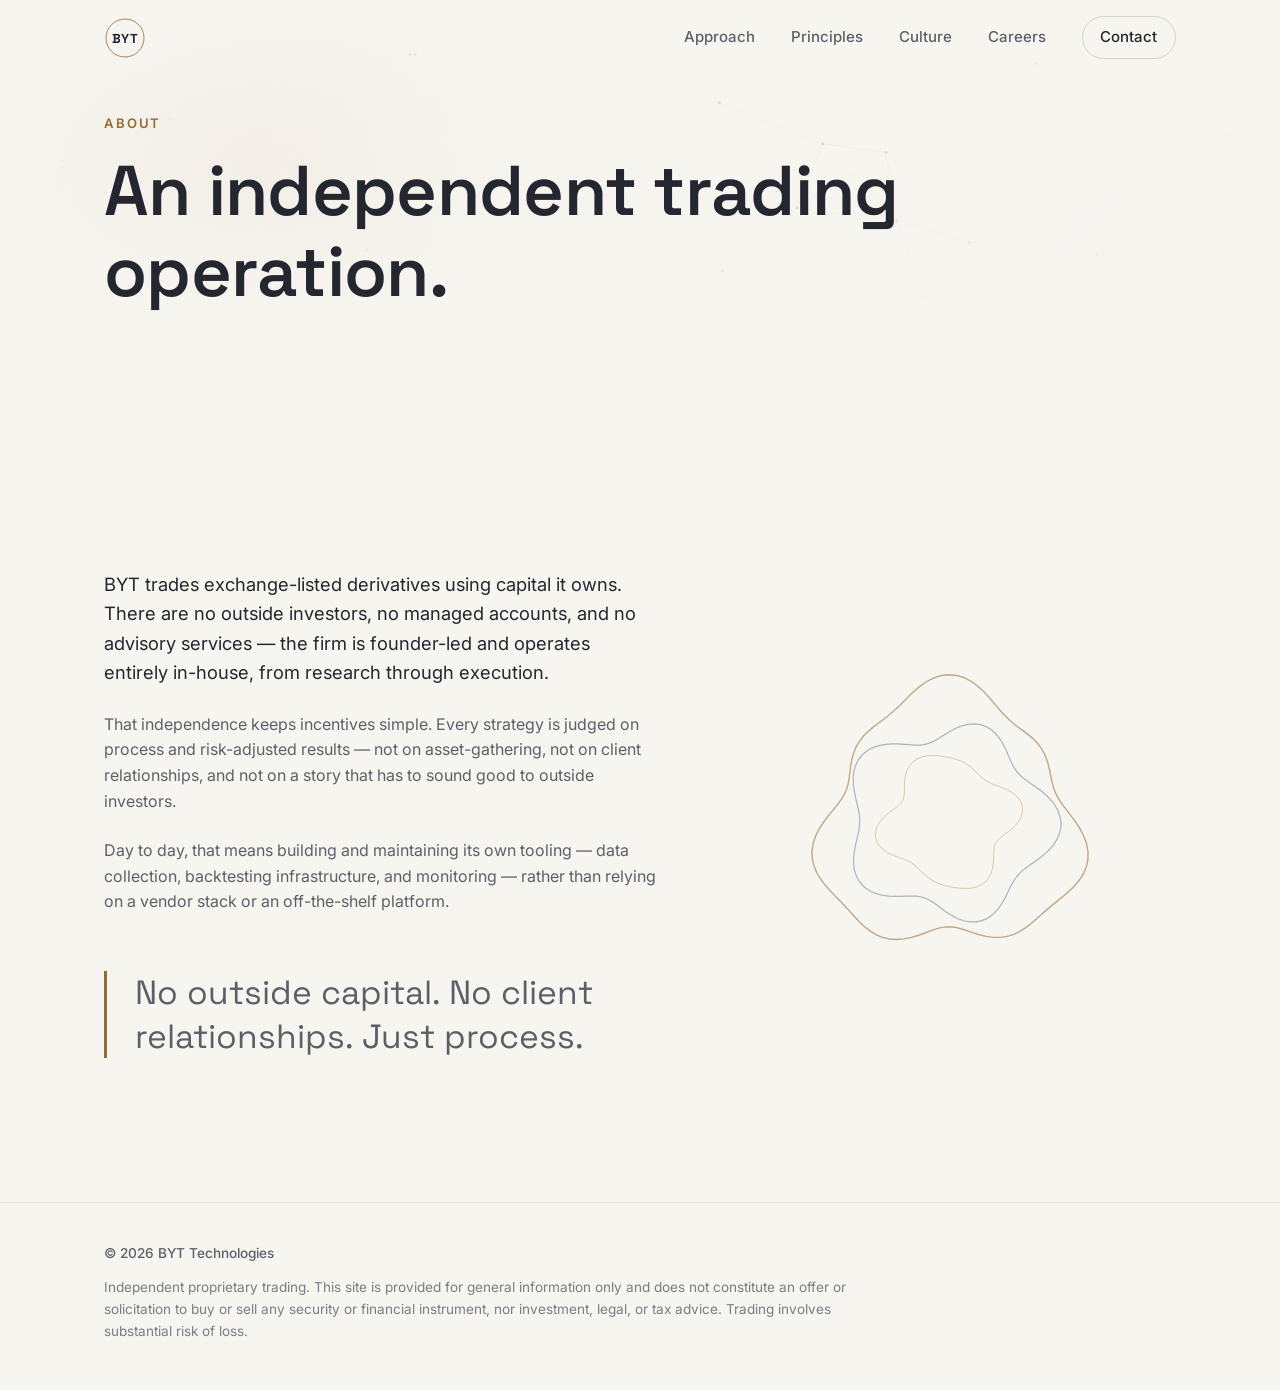
<file: index.html>
<!DOCTYPE html>
<html lang="en">
<head>
<meta charset="UTF-8">
<meta name="viewport" content="width=device-width, initial-scale=1.0">
<title>BYT — Independent Proprietary Trading</title>
<meta name="description" content="BYT is an independent, founder-led proprietary trading operation. Systematic strategies, rigorous research, and disciplined risk management — trading our own capital.">
<meta name="theme-color" content="#f7f5f0">

<meta property="og:type" content="website">
<meta property="og:title" content="BYT — Independent Proprietary Trading">
<meta property="og:description" content="An independent, founder-led proprietary trading operation. Systematic strategies, rigorous research, disciplined risk management.">
<meta property="og:url" content="https://bytechnologies.dev/">
<meta name="twitter:card" content="summary">
<meta name="twitter:title" content="BYT — Independent Proprietary Trading">
<meta name="twitter:description" content="An independent, founder-led proprietary trading operation.">

<link rel="icon" type="image/svg+xml" href="favicon.svg">
<link rel="preconnect" href="https://fonts.googleapis.com">
<link rel="preconnect" href="https://fonts.gstatic.com" crossorigin>
<link href="https://fonts.googleapis.com/css2?family=Space+Grotesk:wght@500;600;700&family=Inter:wght@400;500;600&display=swap" rel="stylesheet">
<link rel="stylesheet" href="css/style.css">

<script type="application/ld+json">
{
  "@context": "https://schema.org",
  "@type": "Organization",
  "name": "BYT",
  "url": "https://bytechnologies.dev/",
  "email": "contact@bytechnologies.dev",
  "description": "Independent, founder-led proprietary trading operation."
}
</script>
</head>
<body>

<a class="skip-link" href="#main">Skip to content</a>

<header class="site-header" id="site-header">
  <div class="container header-inner">
    <a href="index.html" class="logo" aria-label="BYT — home">
      <svg class="logo-mark" viewBox="0 0 84 84" aria-hidden="true">
        <circle cx="42" cy="42" r="38"/>
        <text x="42" y="52" text-anchor="middle">BYT</text>
      </svg>
    </a>
    <nav class="nav" id="nav">
      <a href="approach.html">Approach</a>
      <a href="principles.html">Principles</a>
      <a href="culture.html">Culture</a>
      <a href="careers.html">Careers</a>
      <a href="contact.html" class="nav-cta">Contact</a>
    </nav>
    <button class="nav-toggle" id="nav-toggle" aria-label="Toggle menu" aria-expanded="false" aria-controls="nav">
      <span></span><span></span><span></span>
    </button>
  </div>
</header>

<main id="main">

  <section class="hero page-hero">
    <div class="hero-mesh" aria-hidden="true"><span></span><span></span><span></span></div>
    <canvas id="network" aria-hidden="true"></canvas>
    <div class="hero-scrim" aria-hidden="true"></div>
    <div class="container hero-inner">
      <p class="eyebrow reveal">About</p>
      <h1 data-split>An independent trading operation.</h1>
    </div>
  </section>

  <section class="section">
    <div class="container about-split">
      <div class="about-copy">
        <p class="lede reveal">
          BYT trades exchange-listed derivatives using capital it owns. There are no
          outside investors, no managed accounts, and no advisory services — the firm
          is founder-led and operates entirely in-house, from research through execution.
        </p>
        <p class="reveal">
          That independence keeps incentives simple. Every strategy is judged on process
          and risk-adjusted results — not on asset-gathering, not on client relationships,
          and not on a story that has to sound good to outside investors.
        </p>
        <p class="reveal">
          Day to day, that means building and maintaining its own tooling — data collection,
          backtesting infrastructure, and monitoring — rather than relying on a vendor stack
          or an off-the-shelf platform.
        </p>
        <p class="pull-quote reveal">No outside capital. No client relationships. Just process.</p>
      </div>
      <div class="signal-visual reveal" aria-hidden="true">
        <canvas id="signal"></canvas>
      </div>
    </div>
  </section>

</main>

<footer class="site-footer">
  <div class="container footer-inner">
    <span>© <span id="year"></span> BYT Technologies</span>
    <p class="disclaimer">
      Independent proprietary trading. This site is provided for general information only and
      does not constitute an offer or solicitation to buy or sell any security or financial
      instrument, nor investment, legal, or tax advice. Trading involves substantial risk of loss.
    </p>
  </div>
</footer>

<script src="js/main.js"></script>
</body>
</html>
</file>
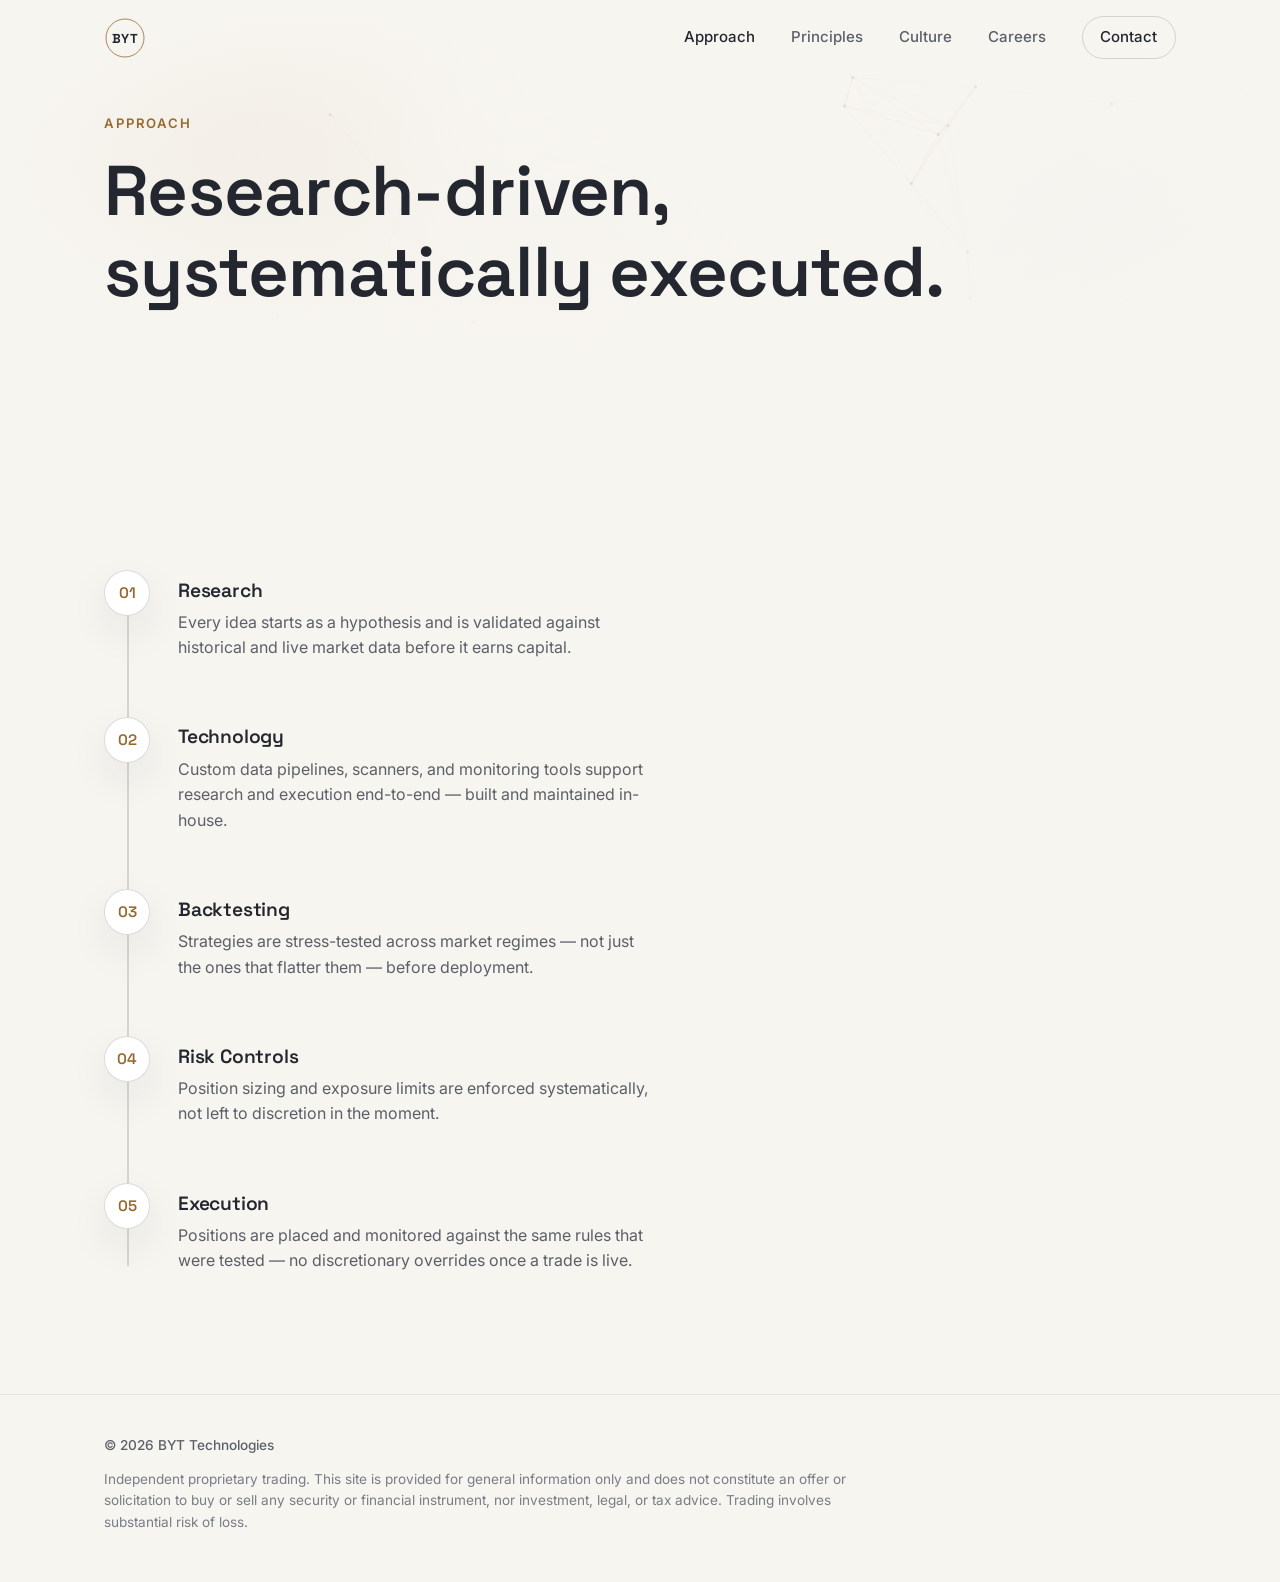
<file: approach.html>
<!DOCTYPE html>
<html lang="en">
<head>
<meta charset="UTF-8">
<meta name="viewport" content="width=device-width, initial-scale=1.0">
<title>Approach — BYT</title>
<meta name="description" content="Research-driven, systematically executed: how BYT moves from hypothesis to research, technology, backtesting, risk controls, and execution.">
<meta name="theme-color" content="#f7f5f0">
<link rel="icon" type="image/svg+xml" href="favicon.svg">
<link rel="preconnect" href="https://fonts.googleapis.com">
<link rel="preconnect" href="https://fonts.gstatic.com" crossorigin>
<link href="https://fonts.googleapis.com/css2?family=Space+Grotesk:wght@500;600;700&family=Inter:wght@400;500;600&display=swap" rel="stylesheet">
<link rel="stylesheet" href="css/style.css">
</head>
<body>

<a class="skip-link" href="#main">Skip to content</a>

<header class="site-header" id="site-header">
  <div class="container header-inner">
    <a href="index.html" class="logo" aria-label="BYT — home">
      <svg class="logo-mark" viewBox="0 0 84 84" aria-hidden="true">
        <circle cx="42" cy="42" r="38"/>
        <text x="42" y="52" text-anchor="middle">BYT</text>
      </svg>
    </a>
    <nav class="nav" id="nav">
      <a href="approach.html" aria-current="page">Approach</a>
      <a href="principles.html">Principles</a>
      <a href="culture.html">Culture</a>
      <a href="careers.html">Careers</a>
      <a href="contact.html" class="nav-cta">Contact</a>
    </nav>
    <button class="nav-toggle" id="nav-toggle" aria-label="Toggle menu" aria-expanded="false" aria-controls="nav">
      <span></span><span></span><span></span>
    </button>
  </div>
</header>

<main id="main">

  <section class="hero page-hero">
    <div class="hero-mesh" aria-hidden="true"><span></span><span></span><span></span></div>
    <canvas id="network" aria-hidden="true"></canvas>
    <div class="hero-scrim" aria-hidden="true"></div>
    <div class="container hero-inner">
      <p class="eyebrow reveal">Approach</p>
      <h1 data-split>Research-driven, systematically executed.</h1>
    </div>
  </section>

  <section class="section">
    <div class="container">
      <div class="pipeline">
        <div class="pipeline-line" aria-hidden="true"></div>

        <div class="pipeline-node reveal">
          <span class="pipeline-marker">01</span>
          <div>
            <h3>Research</h3>
            <p>Every idea starts as a hypothesis and is validated against historical and live market data before it earns capital.</p>
          </div>
        </div>

        <div class="pipeline-node reveal">
          <span class="pipeline-marker">02</span>
          <div>
            <h3>Technology</h3>
            <p>Custom data pipelines, scanners, and monitoring tools support research and execution end-to-end — built and maintained in-house.</p>
          </div>
        </div>

        <div class="pipeline-node reveal">
          <span class="pipeline-marker">03</span>
          <div>
            <h3>Backtesting</h3>
            <p>Strategies are stress-tested across market regimes — not just the ones that flatter them — before deployment.</p>
          </div>
        </div>

        <div class="pipeline-node reveal">
          <span class="pipeline-marker">04</span>
          <div>
            <h3>Risk Controls</h3>
            <p>Position sizing and exposure limits are enforced systematically, not left to discretion in the moment.</p>
          </div>
        </div>

        <div class="pipeline-node reveal">
          <span class="pipeline-marker">05</span>
          <div>
            <h3>Execution</h3>
            <p>Positions are placed and monitored against the same rules that were tested — no discretionary overrides once a trade is live.</p>
          </div>
        </div>
      </div>
    </div>
  </section>

</main>

<footer class="site-footer">
  <div class="container footer-inner">
    <span>© <span id="year"></span> BYT Technologies</span>
    <p class="disclaimer">
      Independent proprietary trading. This site is provided for general information only and
      does not constitute an offer or solicitation to buy or sell any security or financial
      instrument, nor investment, legal, or tax advice. Trading involves substantial risk of loss.
    </p>
  </div>
</footer>


<script src="js/main.js"></script>
</body>
</html>
</file>
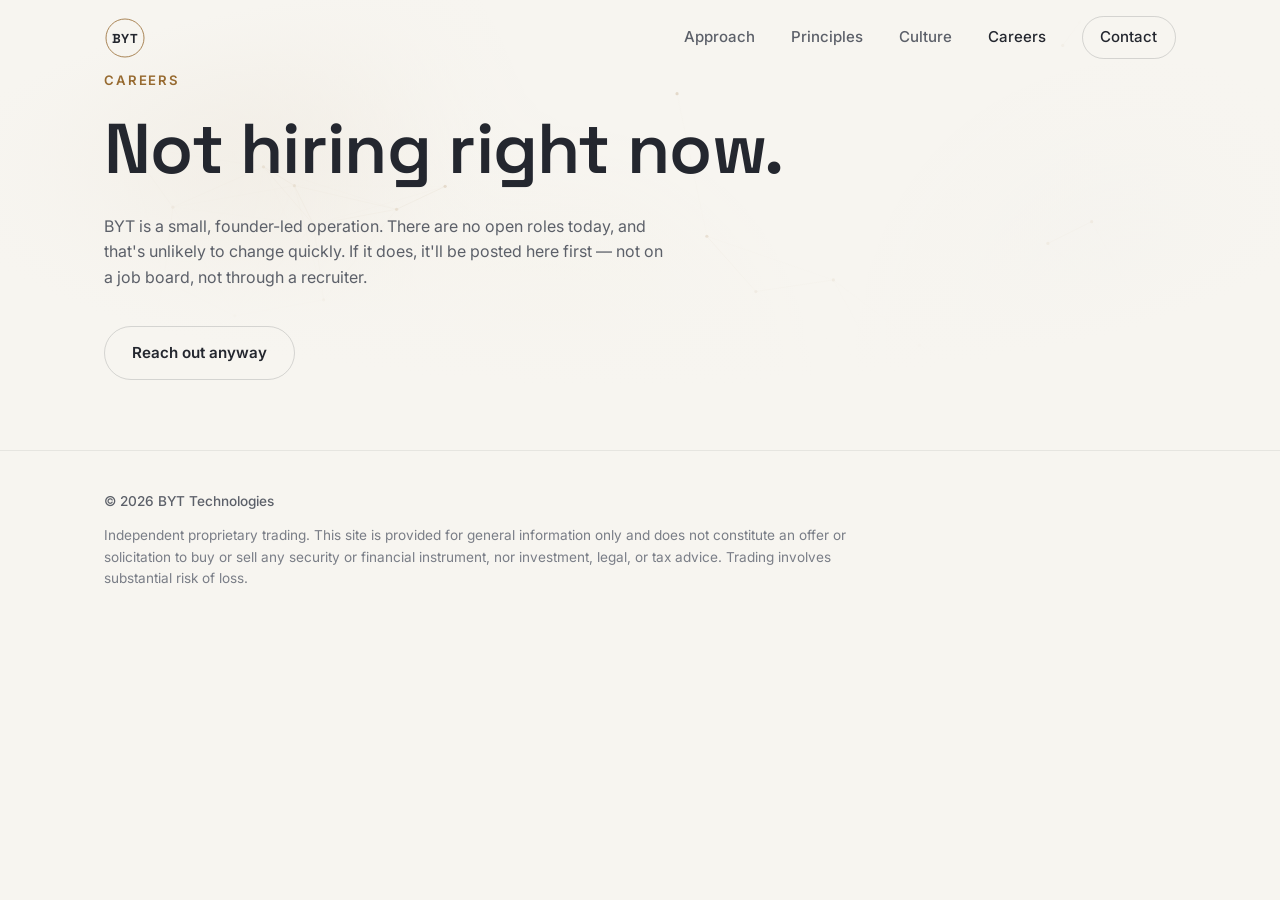
<file: careers.html>
<!DOCTYPE html>
<html lang="en">
<head>
<meta charset="UTF-8">
<meta name="viewport" content="width=device-width, initial-scale=1.0">
<title>Careers — BYT</title>
<meta name="description" content="BYT is not currently hiring. It's a small, founder-led operation, and that's unlikely to change quickly.">
<meta name="theme-color" content="#f7f5f0">
<link rel="icon" type="image/svg+xml" href="favicon.svg">
<link rel="preconnect" href="https://fonts.googleapis.com">
<link rel="preconnect" href="https://fonts.gstatic.com" crossorigin>
<link href="https://fonts.googleapis.com/css2?family=Space+Grotesk:wght@500;600;700&family=Inter:wght@400;500;600&display=swap" rel="stylesheet">
<link rel="stylesheet" href="css/style.css">
</head>
<body>

<a class="skip-link" href="#main">Skip to content</a>

<header class="site-header" id="site-header">
  <div class="container header-inner">
    <a href="index.html" class="logo" aria-label="BYT — home">
      <svg class="logo-mark" viewBox="0 0 84 84" aria-hidden="true">
        <circle cx="42" cy="42" r="38"/>
        <text x="42" y="52" text-anchor="middle">BYT</text>
      </svg>
    </a>
    <nav class="nav" id="nav">
      <a href="approach.html">Approach</a>
      <a href="principles.html">Principles</a>
      <a href="culture.html">Culture</a>
      <a href="careers.html" aria-current="page">Careers</a>
      <a href="contact.html" class="nav-cta">Contact</a>
    </nav>
    <button class="nav-toggle" id="nav-toggle" aria-label="Toggle menu" aria-expanded="false" aria-controls="nav">
      <span></span><span></span><span></span>
    </button>
  </div>
</header>

<main id="main">

  <section class="hero page-hero">
    <div class="hero-mesh" aria-hidden="true"><span></span><span></span><span></span></div>
    <canvas id="network" aria-hidden="true"></canvas>
    <div class="hero-scrim" aria-hidden="true"></div>
    <div class="container hero-inner">
      <p class="eyebrow reveal">Careers</p>
      <h1 data-split>Not hiring right now.</h1>
      <p class="reveal contact-sub">
        BYT is a small, founder-led operation. There are no open roles today, and that's
        unlikely to change quickly. If it does, it'll be posted here first — not on a job
        board, not through a recruiter.
      </p>
      <a href="mailto:contact@bytechnologies.dev" class="btn btn-ghost reveal">Reach out anyway</a>
    </div>
  </section>

</main>

<footer class="site-footer">
  <div class="container footer-inner">
    <span>© <span id="year"></span> BYT Technologies</span>
    <p class="disclaimer">
      Independent proprietary trading. This site is provided for general information only and
      does not constitute an offer or solicitation to buy or sell any security or financial
      instrument, nor investment, legal, or tax advice. Trading involves substantial risk of loss.
    </p>
  </div>
</footer>

<script src="js/main.js"></script>
</body>
</html>
</file>
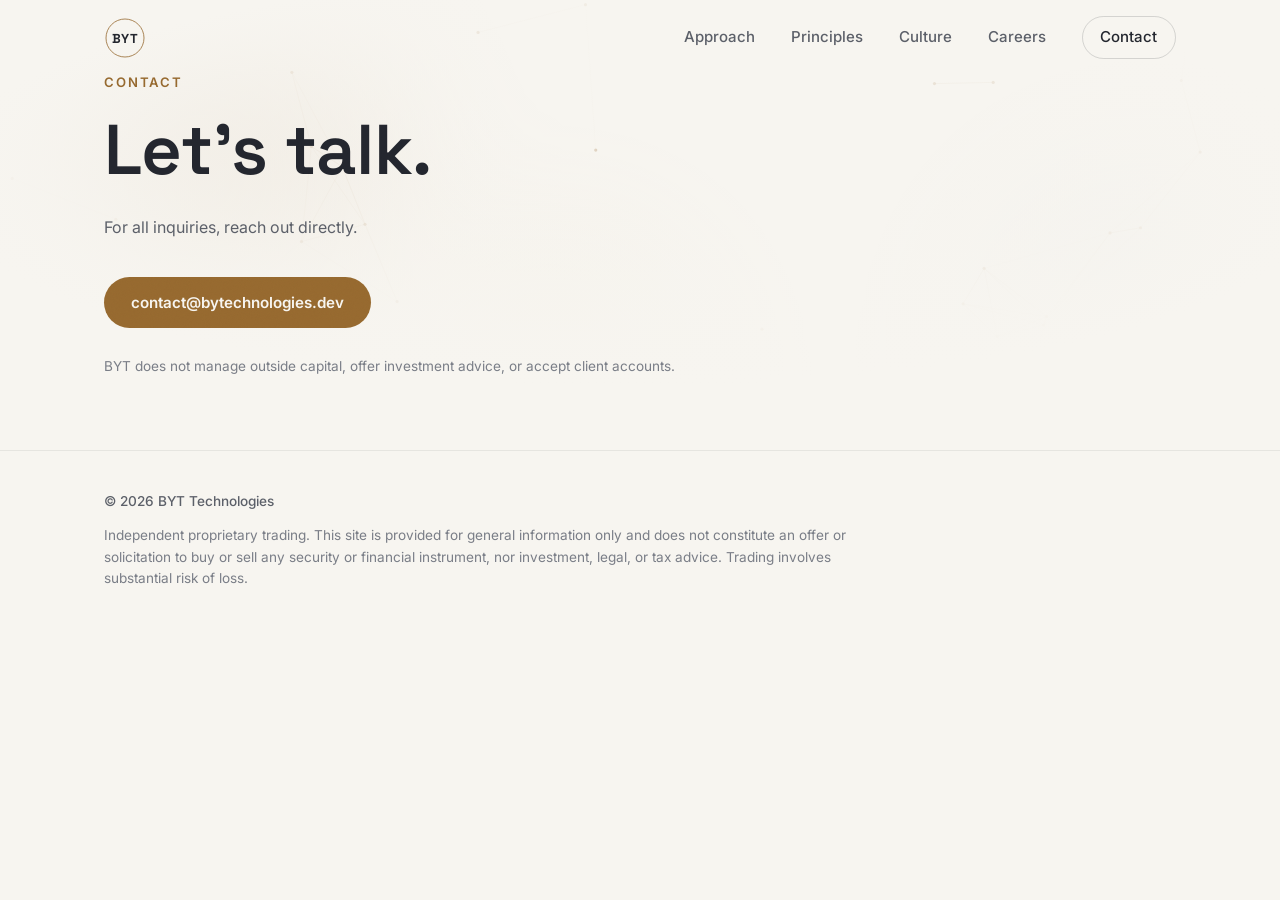
<file: contact.html>
<!DOCTYPE html>
<html lang="en">
<head>
<meta charset="UTF-8">
<meta name="viewport" content="width=device-width, initial-scale=1.0">
<title>Contact — BYT</title>
<meta name="description" content="Get in touch with BYT.">
<meta name="theme-color" content="#f7f5f0">
<link rel="icon" type="image/svg+xml" href="favicon.svg">
<link rel="preconnect" href="https://fonts.googleapis.com">
<link rel="preconnect" href="https://fonts.gstatic.com" crossorigin>
<link href="https://fonts.googleapis.com/css2?family=Space+Grotesk:wght@500;600;700&family=Inter:wght@400;500;600&display=swap" rel="stylesheet">
<link rel="stylesheet" href="css/style.css">
</head>
<body>

<a class="skip-link" href="#main">Skip to content</a>

<header class="site-header" id="site-header">
  <div class="container header-inner">
    <a href="index.html" class="logo" aria-label="BYT — home">
      <svg class="logo-mark" viewBox="0 0 84 84" aria-hidden="true">
        <circle cx="42" cy="42" r="38"/>
        <text x="42" y="52" text-anchor="middle">BYT</text>
      </svg>
    </a>
    <nav class="nav" id="nav">
      <a href="approach.html">Approach</a>
      <a href="principles.html">Principles</a>
      <a href="culture.html">Culture</a>
      <a href="careers.html">Careers</a>
      <a href="contact.html" class="nav-cta" aria-current="page">Contact</a>
    </nav>
    <button class="nav-toggle" id="nav-toggle" aria-label="Toggle menu" aria-expanded="false" aria-controls="nav">
      <span></span><span></span><span></span>
    </button>
  </div>
</header>

<main id="main">

  <section class="hero page-hero">
    <div class="hero-mesh" aria-hidden="true"><span></span><span></span><span></span></div>
    <canvas id="network" aria-hidden="true"></canvas>
    <div class="hero-scrim" aria-hidden="true"></div>
    <div class="container hero-inner">
      <p class="eyebrow reveal">Contact</p>
      <h1 data-split>Let's talk.</h1>
      <p class="reveal contact-sub">For all inquiries, reach out directly.</p>
      <a href="mailto:contact@bytechnologies.dev" class="btn btn-primary reveal">contact@bytechnologies.dev</a>
      <p class="fine-print reveal">BYT does not manage outside capital, offer investment advice, or accept client accounts.</p>
    </div>
  </section>

</main>

<footer class="site-footer">
  <div class="container footer-inner">
    <span>© <span id="year"></span> BYT Technologies</span>
    <p class="disclaimer">
      Independent proprietary trading. This site is provided for general information only and
      does not constitute an offer or solicitation to buy or sell any security or financial
      instrument, nor investment, legal, or tax advice. Trading involves substantial risk of loss.
    </p>
  </div>
</footer>


<script src="js/main.js"></script>
</body>
</html>
</file>
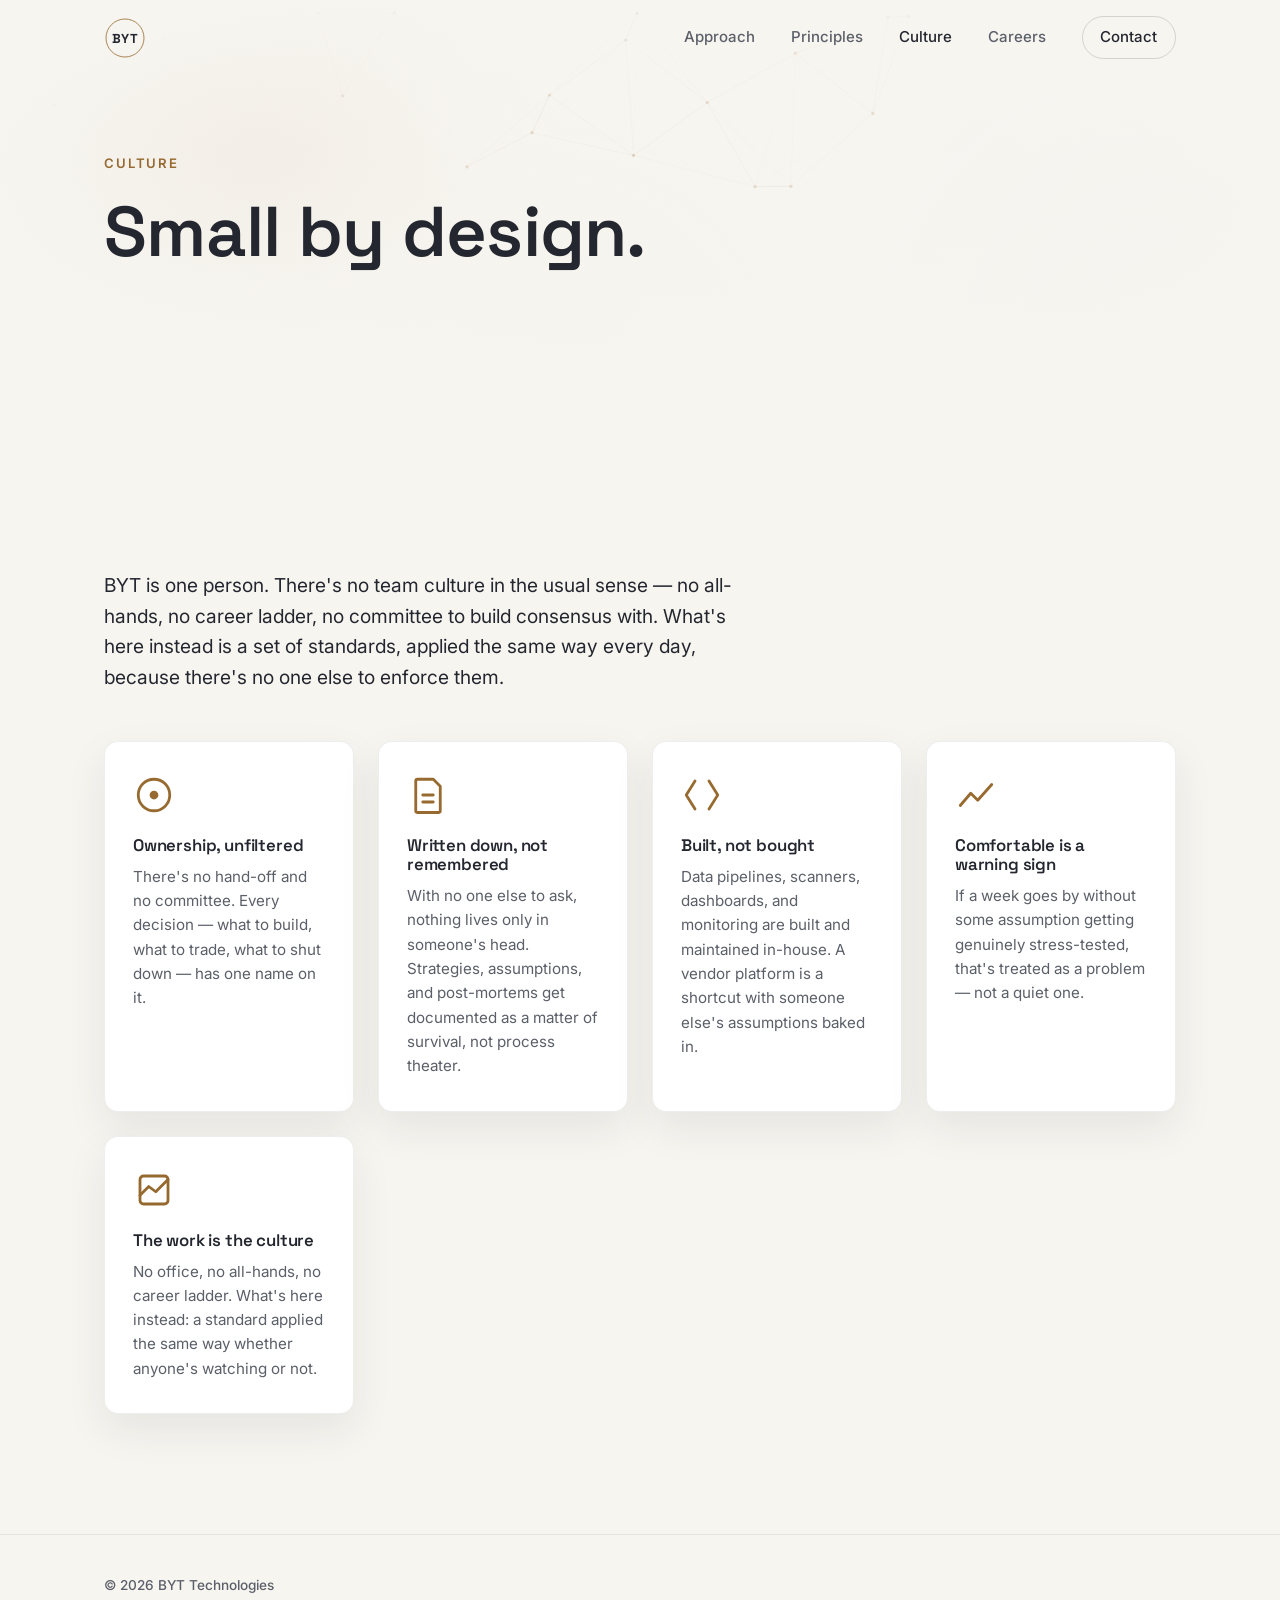
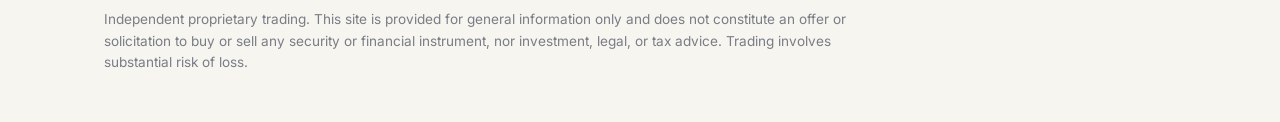
<file: culture.html>
<!DOCTYPE html>
<html lang="en">
<head>
<meta charset="UTF-8">
<meta name="viewport" content="width=device-width, initial-scale=1.0">
<title>Culture — BYT</title>
<meta name="description" content="BYT is one person. No team culture in the usual sense — a set of standards applied the same way every day, because there's no one else to enforce them.">
<meta name="theme-color" content="#f7f5f0">
<link rel="icon" type="image/svg+xml" href="favicon.svg">
<link rel="preconnect" href="https://fonts.googleapis.com">
<link rel="preconnect" href="https://fonts.gstatic.com" crossorigin>
<link href="https://fonts.googleapis.com/css2?family=Space+Grotesk:wght@500;600;700&family=Inter:wght@400;500;600&display=swap" rel="stylesheet">
<link rel="stylesheet" href="css/style.css">
</head>
<body>

<a class="skip-link" href="#main">Skip to content</a>

<header class="site-header" id="site-header">
  <div class="container header-inner">
    <a href="index.html" class="logo" aria-label="BYT — home">
      <svg class="logo-mark" viewBox="0 0 84 84" aria-hidden="true">
        <circle cx="42" cy="42" r="38"/>
        <text x="42" y="52" text-anchor="middle">BYT</text>
      </svg>
    </a>
    <nav class="nav" id="nav">
      <a href="approach.html">Approach</a>
      <a href="principles.html">Principles</a>
      <a href="culture.html" aria-current="page">Culture</a>
      <a href="careers.html">Careers</a>
      <a href="contact.html" class="nav-cta">Contact</a>
    </nav>
    <button class="nav-toggle" id="nav-toggle" aria-label="Toggle menu" aria-expanded="false" aria-controls="nav">
      <span></span><span></span><span></span>
    </button>
  </div>
</header>

<main id="main">

  <section class="hero page-hero">
    <div class="hero-mesh" aria-hidden="true"><span></span><span></span><span></span></div>
    <canvas id="network" aria-hidden="true"></canvas>
    <div class="hero-scrim" aria-hidden="true"></div>
    <div class="container hero-inner">
      <p class="eyebrow reveal">Culture</p>
      <h1 data-split>Small by design.</h1>
    </div>
  </section>

  <section class="section" style="padding-bottom: 3rem;">
    <div class="container">
      <p class="teaser-lede reveal">
        BYT is one person. There's no team culture in the usual sense — no all-hands, no
        career ladder, no committee to build consensus with. What's here instead is a set
        of standards, applied the same way every day, because there's no one else to
        enforce them.
      </p>
    </div>
  </section>

  <section class="section" style="padding-top: 0;">
    <div class="container">
      <div class="card-grid">

        <div class="card reveal">
          <div class="card-icon" aria-hidden="true">
            <svg viewBox="0 0 24 24" fill="none"><circle cx="12" cy="12" r="9" stroke="currentColor" stroke-width="1.6"/><circle cx="12" cy="12" r="2.5" fill="currentColor"/></svg>
          </div>
          <h3>Ownership, unfiltered</h3>
          <p>There's no hand-off and no committee. Every decision — what to build, what to trade, what to shut down — has one name on it.</p>
        </div>

        <div class="card reveal">
          <div class="card-icon" aria-hidden="true">
            <svg viewBox="0 0 24 24" fill="none"><path d="M6 3h9l4 4v14a1 1 0 01-1 1H6a1 1 0 01-1-1V4a1 1 0 011-1z" stroke="currentColor" stroke-width="1.6" stroke-linejoin="round"/><path d="M9 12h6M9 16h6" stroke="currentColor" stroke-width="1.6" stroke-linecap="round"/></svg>
          </div>
          <h3>Written down, not remembered</h3>
          <p>With no one else to ask, nothing lives only in someone's head. Strategies, assumptions, and post-mortems get documented as a matter of survival, not process theater.</p>
        </div>

        <div class="card reveal">
          <div class="card-icon" aria-hidden="true">
            <svg viewBox="0 0 24 24" fill="none"><path d="M8 4L3 12l5 8M16 4l5 8-5 8" stroke="currentColor" stroke-width="1.6" stroke-linecap="round" stroke-linejoin="round"/></svg>
          </div>
          <h3>Built, not bought</h3>
          <p>Data pipelines, scanners, dashboards, and monitoring are built and maintained in-house. A vendor platform is a shortcut with someone else's assumptions baked in.</p>
        </div>

        <div class="card reveal">
          <div class="card-icon" aria-hidden="true">
            <svg viewBox="0 0 24 24" fill="none"><path d="M3 18l6-7 4 4 8-9" stroke="currentColor" stroke-width="1.6" stroke-linecap="round" stroke-linejoin="round"/></svg>
          </div>
          <h3>Comfortable is a warning sign</h3>
          <p>If a week goes by without some assumption getting genuinely stress-tested, that's treated as a problem — not a quiet one.</p>
        </div>

        <div class="card reveal">
          <div class="card-icon" aria-hidden="true">
            <svg viewBox="0 0 24 24" fill="none"><rect x="4" y="4" width="16" height="16" rx="2" stroke="currentColor" stroke-width="1.6"/><path d="M4 15l5-5 4 3 7-7" stroke="currentColor" stroke-width="1.6" stroke-linecap="round" stroke-linejoin="round"/></svg>
          </div>
          <h3>The work is the culture</h3>
          <p>No office, no all-hands, no career ladder. What's here instead: a standard applied the same way whether anyone's watching or not.</p>
        </div>

      </div>
    </div>
  </section>

</main>

<footer class="site-footer">
  <div class="container footer-inner">
    <span>© <span id="year"></span> BYT Technologies</span>
    <p class="disclaimer">
      Independent proprietary trading. This site is provided for general information only and
      does not constitute an offer or solicitation to buy or sell any security or financial
      instrument, nor investment, legal, or tax advice. Trading involves substantial risk of loss.
    </p>
  </div>
</footer>

<script src="js/main.js"></script>
</body>
</html>
</file>
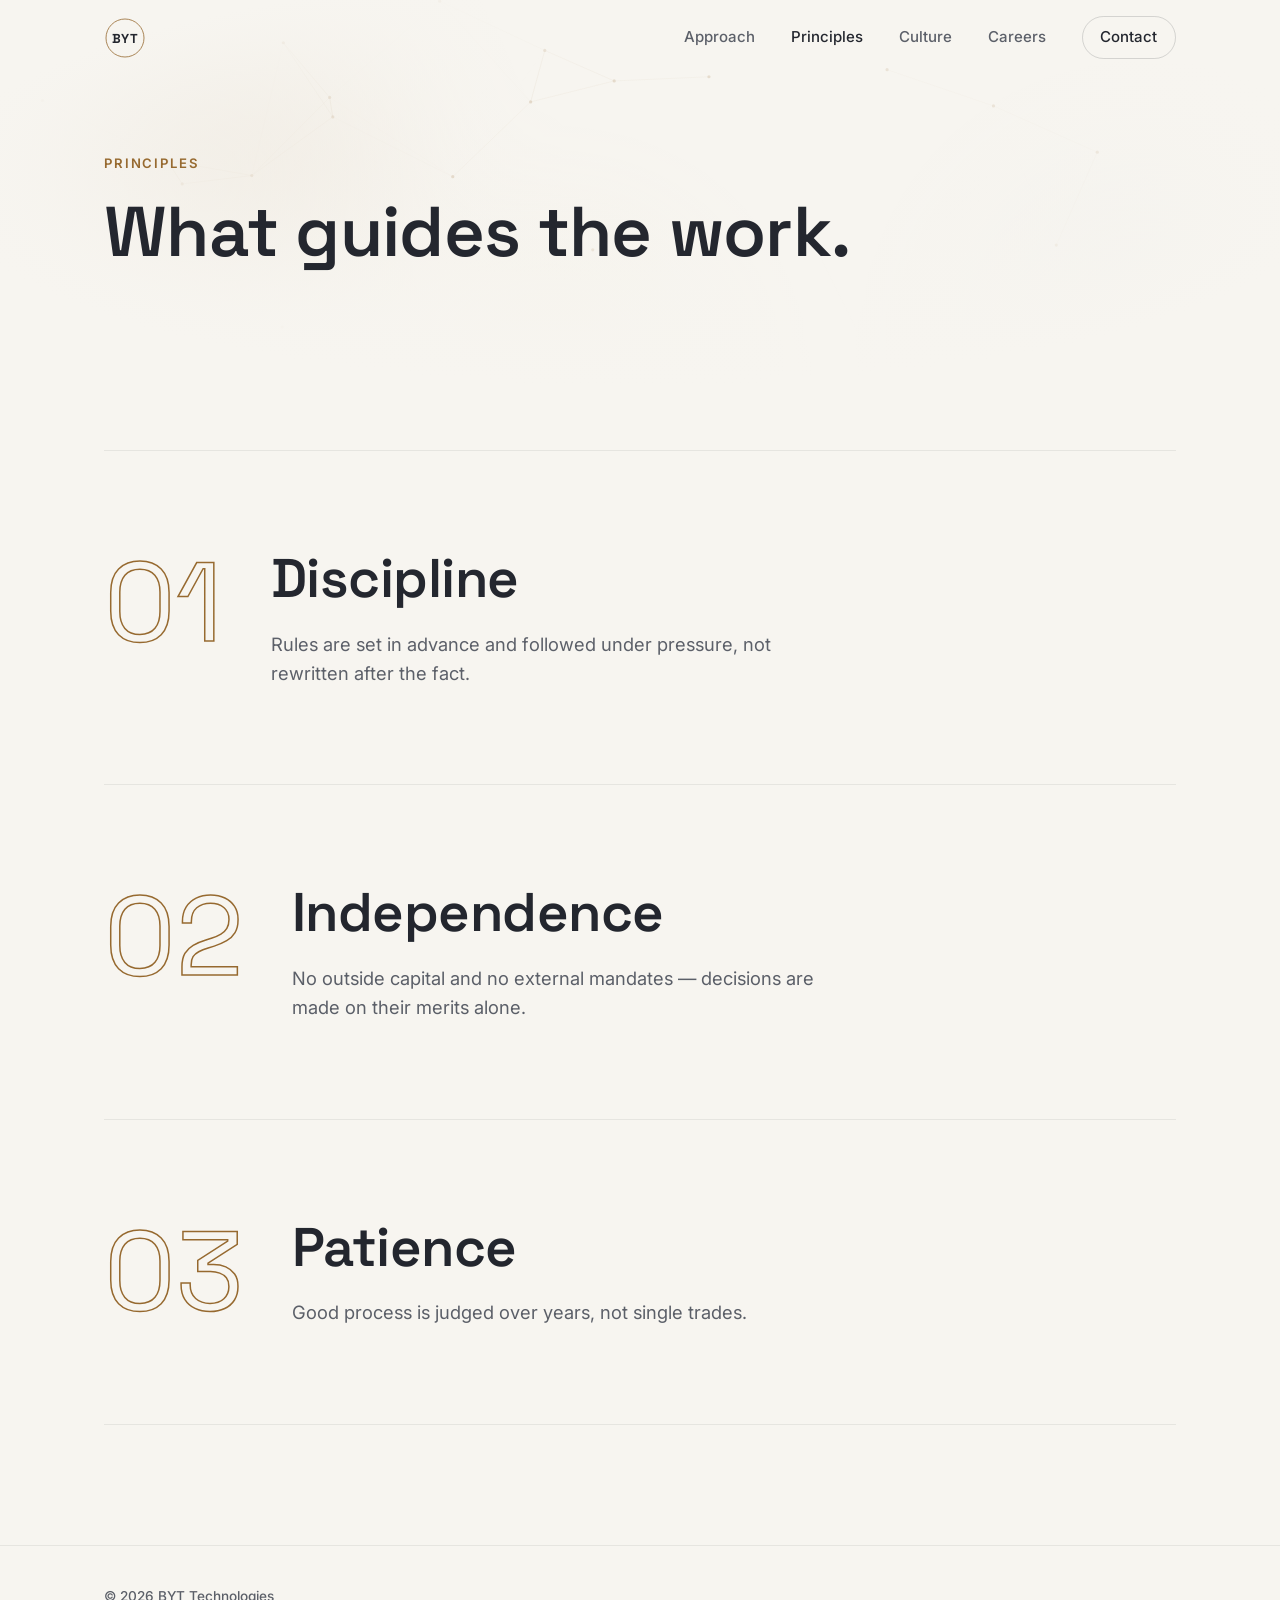
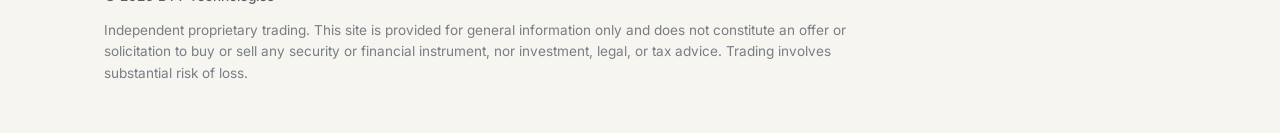
<file: principles.html>
<!DOCTYPE html>
<html lang="en">
<head>
<meta charset="UTF-8">
<meta name="viewport" content="width=device-width, initial-scale=1.0">
<title>Principles — BYT</title>
<meta name="description" content="What guides the work at BYT: discipline, independence, and patience.">
<meta name="theme-color" content="#f7f5f0">
<link rel="icon" type="image/svg+xml" href="favicon.svg">
<link rel="preconnect" href="https://fonts.googleapis.com">
<link rel="preconnect" href="https://fonts.gstatic.com" crossorigin>
<link href="https://fonts.googleapis.com/css2?family=Space+Grotesk:wght@500;600;700&family=Inter:wght@400;500;600&display=swap" rel="stylesheet">
<link rel="stylesheet" href="css/style.css">
</head>
<body>

<a class="skip-link" href="#main">Skip to content</a>

<header class="site-header" id="site-header">
  <div class="container header-inner">
    <a href="index.html" class="logo" aria-label="BYT — home">
      <svg class="logo-mark" viewBox="0 0 84 84" aria-hidden="true">
        <circle cx="42" cy="42" r="38"/>
        <text x="42" y="52" text-anchor="middle">BYT</text>
      </svg>
    </a>
    <nav class="nav" id="nav">
      <a href="approach.html">Approach</a>
      <a href="principles.html" aria-current="page">Principles</a>
      <a href="culture.html">Culture</a>
      <a href="careers.html">Careers</a>
      <a href="contact.html" class="nav-cta">Contact</a>
    </nav>
    <button class="nav-toggle" id="nav-toggle" aria-label="Toggle menu" aria-expanded="false" aria-controls="nav">
      <span></span><span></span><span></span>
    </button>
  </div>
</header>

<main id="main">

  <section class="hero page-hero">
    <div class="hero-mesh" aria-hidden="true"><span></span><span></span><span></span></div>
    <canvas id="network" aria-hidden="true"></canvas>
    <div class="hero-scrim" aria-hidden="true"></div>
    <div class="container hero-inner">
      <p class="eyebrow reveal">Principles</p>
      <h1 data-split>What guides the work.</h1>
    </div>
  </section>

  <section class="section" style="padding-top: 0;">
    <div class="container">

      <div class="manifesto-block reveal" id="discipline">
        <span class="manifesto-num" aria-hidden="true">01</span>
        <div>
          <h2 data-split>Discipline</h2>
          <p>Rules are set in advance and followed under pressure, not rewritten after the fact.</p>
        </div>
      </div>

      <div class="manifesto-block reveal" id="independence">
        <span class="manifesto-num" aria-hidden="true">02</span>
        <div>
          <h2 data-split>Independence</h2>
          <p>No outside capital and no external mandates — decisions are made on their merits alone.</p>
        </div>
      </div>

      <div class="manifesto-block reveal" id="patience">
        <span class="manifesto-num" aria-hidden="true">03</span>
        <div>
          <h2 data-split>Patience</h2>
          <p>Good process is judged over years, not single trades.</p>
        </div>
      </div>

    </div>
  </section>

</main>

<footer class="site-footer">
  <div class="container footer-inner">
    <span>© <span id="year"></span> BYT Technologies</span>
    <p class="disclaimer">
      Independent proprietary trading. This site is provided for general information only and
      does not constitute an offer or solicitation to buy or sell any security or financial
      instrument, nor investment, legal, or tax advice. Trading involves substantial risk of loss.
    </p>
  </div>
</footer>


<script src="js/main.js"></script>
</body>
</html>
</file>
<file: css/style.css>
/* ---------- View transitions (progressive enhancement; Chromium only, no-op elsewhere) ---------- */
@view-transition {
  navigation: auto;
}
::view-transition-old(root),
::view-transition-new(root) {
  animation-duration: .45s;
  animation-timing-function: ease;
}

/* ---------- Reset & base ---------- */
*, *::before, *::after { box-sizing: border-box; margin: 0; padding: 0; }

:root {
  --bg: #f7f5f0;
  --bg-elevated: #efece4;
  --bg-elevated-2: #ffffff;
  --text: #23262e;
  --text-muted: #5b5f68;
  --text-dim: #797d86;
  --accent: #96692f;
  --accent-soft: rgba(150, 105, 47, 0.1);
  --border: rgba(35, 38, 46, 0.08);
  --border-strong: rgba(35, 38, 46, 0.16);
  --shadow: 0 16px 40px rgba(35, 38, 46, 0.08);
  --font-head: "Space Grotesk", "Inter", sans-serif;
  --font-body: "Inter", -apple-system, BlinkMacSystemFont, sans-serif;
  --container: 1120px;
  --header-h: 76px;
}

html {
  scroll-behavior: smooth;
  scroll-padding-top: var(--header-h);
}

body {
  background: var(--bg);
  color: var(--text);
  font-family: var(--font-body);
  font-size: 16px;
  line-height: 1.6;
  -webkit-font-smoothing: antialiased;
  position: relative;
}

/* Film-grain texture */
body::before {
  content: "";
  position: fixed;
  inset: 0;
  z-index: 9999;
  pointer-events: none;
  opacity: 0.035;
  mix-blend-mode: overlay;
  background-image: url("data:image/svg+xml,%3Csvg xmlns='http://www.w3.org/2000/svg' viewBox='0 0 200 200'%3E%3Cfilter id='n'%3E%3CfeTurbulence type='fractalNoise' baseFrequency='0.85' numOctaves='3' stitchTiles='stitch'/%3E%3C/filter%3E%3Crect width='100%25' height='100%25' filter='url(%23n)'/%3E%3C/svg%3E");
  background-size: 180px 180px;
}

img, svg { display: block; max-width: 100%; }
a { color: inherit; text-decoration: none; }
ul { list-style: none; }

h1, h2, h3 {
  font-family: var(--font-head);
  font-weight: 600;
  line-height: 1.15;
  letter-spacing: -0.01em;
}

.container {
  max-width: var(--container);
  margin: 0 auto;
  padding: 0 24px;
}

.skip-link {
  position: absolute;
  left: -999px;
  top: 0;
  background: var(--accent);
  color: var(--bg);
  padding: 10px 16px;
  z-index: 200;
  font-weight: 600;
}
.skip-link:focus { left: 24px; top: 24px; }

:focus-visible {
  outline: 2px solid var(--accent);
  outline-offset: 3px;
}

/* ---------- Header ---------- */
.site-header {
  position: fixed;
  top: 0; left: 0; right: 0;
  height: var(--header-h);
  display: flex;
  align-items: center;
  z-index: 100;
  border-bottom: 1px solid transparent;
  transition: background-color .3s ease, border-color .3s ease, backdrop-filter .3s ease;
}
.site-header.scrolled {
  background: rgba(247, 245, 240, 0.85);
  backdrop-filter: blur(10px);
  border-bottom-color: var(--border);
}

.header-inner {
  display: flex;
  align-items: center;
  justify-content: space-between;
  width: 100%;
}

.logo {
  display: inline-flex;
  align-items: center;
  view-transition-name: site-header;
}
.logo-mark {
  width: 42px;
  height: 42px;
  display: block;
}
.logo-mark circle {
  fill: none;
  stroke: var(--accent);
  stroke-width: 1.6;
}
.logo-mark text {
  font-family: var(--font-head);
  font-weight: 700;
  font-size: 26px;
  letter-spacing: 0.5px;
  fill: var(--text);
}

.nav a[aria-current="page"] { color: var(--text); }

.nav {
  display: flex;
  align-items: center;
  gap: 2.25rem;
  font-size: 0.94rem;
  font-weight: 500;
  color: var(--text-muted);
}
.nav a { transition: color .2s ease; }
.nav a:hover { color: var(--text); }
.nav-cta {
  color: var(--text) !important;
  border: 1px solid var(--border-strong);
  padding: 0.5rem 1.1rem;
  border-radius: 999px;
  transition: border-color .2s ease, background-color .2s ease;
}
.nav-cta:hover { border-color: var(--accent); background: var(--accent-soft); }

.nav-toggle {
  display: none;
  flex-direction: column;
  justify-content: center;
  gap: 5px;
  width: 40px; height: 40px;
  background: none;
  border: none;
  cursor: pointer;
}
.nav-toggle span {
  display: block;
  height: 2px;
  width: 22px;
  background: var(--text);
  margin: 0 auto;
  transition: transform .25s ease, opacity .25s ease;
}

/* ---------- Hero ---------- */
.hero {
  position: relative;
  min-height: 100vh;
  display: flex;
  align-items: center;
  overflow: hidden;
}
.hero-mesh {
  position: absolute;
  inset: -10%;
  z-index: 0;
  filter: blur(60px);
  opacity: 0.6;
  pointer-events: none;
}
.hero-mesh span {
  position: absolute;
  border-radius: 50%;
  mix-blend-mode: multiply;
}
.hero-mesh span:nth-child(1) {
  width: 42vw; height: 42vw;
  top: -8%; left: 4%;
  background: radial-gradient(circle, rgba(150, 105, 47, 0.55), transparent 70%);
  animation: drift1 26s ease-in-out infinite;
}
.hero-mesh span:nth-child(2) {
  width: 36vw; height: 36vw;
  top: 30%; right: 2%;
  background: radial-gradient(circle, rgba(91, 116, 140, 0.4), transparent 70%);
  animation: drift2 32s ease-in-out infinite;
}
.hero-mesh span:nth-child(3) {
  width: 30vw; height: 30vw;
  bottom: -14%; left: 32%;
  background: radial-gradient(circle, rgba(201, 169, 97, 0.4), transparent 70%);
  animation: drift3 22s ease-in-out infinite;
}
@keyframes drift1 {
  0%, 100% { transform: translate(0, 0) scale(1); }
  50% { transform: translate(6%, 8%) scale(1.1); }
}
@keyframes drift2 {
  0%, 100% { transform: translate(0, 0) scale(1); }
  50% { transform: translate(-8%, 6%) scale(0.9); }
}
@keyframes drift3 {
  0%, 100% { transform: translate(0, 0) scale(1); }
  50% { transform: translate(5%, -6%) scale(1.05); }
}

#network {
  position: absolute;
  inset: 0;
  width: 100%;
  height: 100%;
}
.hero-scrim {
  position: absolute;
  inset: 0;
  background:
    radial-gradient(ellipse 60% 50% at 50% 40%, transparent 0%, var(--bg) 92%),
    linear-gradient(180deg, rgba(247,245,240,0.35) 0%, var(--bg) 100%);
}
.hero-inner {
  position: relative;
  z-index: 2;
  width: 100%;
}
.eyebrow {
  color: var(--accent);
  font-size: 0.82rem;
  font-weight: 600;
  letter-spacing: 0.14em;
  text-transform: uppercase;
  margin-bottom: 1.1rem;
}
.hero h1 {
  font-size: clamp(2.6rem, 6vw, 4.4rem);
  margin-bottom: 1.5rem;
}
.hero-sub {
  font-size: clamp(1.05rem, 2vw, 1.2rem);
  color: var(--text-muted);
  max-width: 560px;
  margin-bottom: 2.5rem;
}
.hero-actions {
  display: flex;
  gap: 1rem;
  flex-wrap: wrap;
}

.market-status {
  display: inline-flex;
  align-items: center;
  gap: 0.6rem;
  margin-top: 2.5rem;
  font-size: 0.85rem;
  color: var(--text-muted);
}
.market-dot {
  position: relative;
  width: 7px; height: 7px;
  border-radius: 50%;
  background: var(--text-dim);
  flex: none;
}
.market-dot.open { background: #3f8f4a; }
.market-dot.open::after {
  content: "";
  position: absolute;
  inset: -5px;
  border-radius: 50%;
  border: 1px solid #3f8f4a;
  animation: pulse-ring 2.2s ease-out infinite;
}
.market-dot.closed { background: #ab5a34; }
@keyframes pulse-ring {
  0% { transform: scale(0.6); opacity: 0.7; }
  100% { transform: scale(2); opacity: 0; }
}

.btn {
  display: inline-flex;
  align-items: center;
  justify-content: center;
  padding: 0.85rem 1.7rem;
  border-radius: 999px;
  font-weight: 600;
  font-size: 0.95rem;
  transition: transform .2s ease, background-color .2s ease, border-color .2s ease, color .2s ease;
}
.btn-primary {
  background: var(--accent);
  color: var(--bg);
}
.btn-primary:hover { transform: translateY(-2px); }
.btn-ghost {
  border: 1px solid var(--border-strong);
  color: var(--text);
}
.btn-ghost:hover { border-color: var(--accent); color: var(--accent); }

.scroll-cue {
  position: absolute;
  bottom: 2.5rem;
  left: 50%;
  transform: translateX(-50%);
  z-index: 2;
  width: 26px; height: 42px;
  border: 1.5px solid var(--border-strong);
  border-radius: 999px;
}
.scroll-cue span {
  position: absolute;
  top: 8px; left: 50%;
  width: 4px; height: 8px;
  margin-left: -2px;
  background: var(--accent);
  border-radius: 999px;
  animation: scroll-cue 1.8s ease-in-out infinite;
}
@keyframes scroll-cue {
  0% { opacity: 1; transform: translateY(0); }
  70% { opacity: 0; transform: translateY(14px); }
  100% { opacity: 0; transform: translateY(14px); }
}

/* ---------- Sections ---------- */
.section {
  padding: 7.5rem 0;
}
.section-alt {
  background: var(--bg-elevated);
  border-top: 1px solid var(--border);
  border-bottom: 1px solid var(--border);
}
.section-head { margin-bottom: 3rem; max-width: 640px; }
.section-head h2 {
  font-size: clamp(1.8rem, 3.4vw, 2.5rem);
}

.lede {
  font-size: 1.15rem;
  color: var(--text);
}

/* ---------- Cards ---------- */
.card-grid {
  display: grid;
  grid-template-columns: repeat(auto-fit, minmax(240px, 1fr));
  gap: 1.5rem;
}
.card {
  background: var(--bg-elevated-2);
  border: 1px solid var(--border);
  border-radius: 14px;
  padding: 2rem 1.75rem;
  box-shadow: var(--shadow);
  transition: border-color .25s ease, transform .25s ease, box-shadow .25s ease;
}
.card:hover {
  border-color: var(--border-strong);
  transform: translateY(-4px);
  box-shadow: 0 24px 48px rgba(35, 38, 46, 0.12);
}
.card-icon {
  width: 42px; height: 42px;
  color: var(--accent);
  margin-bottom: 1.25rem;
}
.card h3 {
  font-size: 1.05rem;
  margin-bottom: 0.6rem;
}
.card p {
  color: var(--text-muted);
  font-size: 0.95rem;
}

/* ---------- Contact ---------- */
.contact-inner {
  text-align: center;
  max-width: 640px;
}
.contact-inner h2 { font-size: clamp(1.8rem, 3.4vw, 2.5rem); margin-bottom: 0.75rem; }
.contact-sub { color: var(--text-muted); margin-bottom: 2.25rem; max-width: 560px; }
.contact-inner .btn { margin: 0 auto; }
.fine-print {
  margin-top: 1.75rem;
  font-size: 0.85rem;
  color: var(--text-dim);
}

/* ---------- Footer ---------- */
.site-footer {
  padding: 2.5rem 0 3rem;
  border-top: 1px solid var(--border);
}
.footer-inner {
  display: flex;
  flex-direction: column;
  gap: 0.75rem;
  font-size: 0.85rem;
  color: var(--text-dim);
}
.footer-inner span { color: var(--text-muted); font-weight: 500; }
.disclaimer { max-width: 760px; line-height: 1.6; }

/* ---------- Reveal animation ---------- */
.reveal {
  opacity: 0;
  transform: translateY(16px);
  transition: opacity .7s ease, transform .7s ease;
}
.reveal.in-view {
  opacity: 1;
  transform: translateY(0);
}

@media (prefers-reduced-motion: reduce) {
  html { scroll-behavior: auto; }
  .reveal { opacity: 1; transform: none; transition: none; }
  .scroll-cue span { animation: none; }
  .hero-mesh span { animation: none; }
  .market-dot.open::after { animation: none; }
}

/* ---------- Kinetic split text ---------- */
[data-split] .word {
  display: inline-block;
  opacity: 0;
  transform: translateY(0.45em);
  transition: opacity .6s cubic-bezier(.22,.68,0,1.01), transform .6s cubic-bezier(.22,.68,0,1.01);
}
[data-split].in-view .word { opacity: 1; transform: translateY(0); }

/* ---------- Page header (interior pages) ---------- */
.hero.page-hero { min-height: 50vh; }

.teaser-lede {
  font-size: 1.2rem;
  max-width: 640px;
  color: var(--text);
}

/* ---------- Pipeline (Approach page) ---------- */
.pipeline { position: relative; max-width: 720px; }
.pipeline-line {
  position: absolute;
  left: 23px;
  top: 8px;
  bottom: 8px;
  width: 2px;
  background: var(--border-strong);
  transform: scaleY(0);
  transform-origin: top;
  transition: transform 1.4s cubic-bezier(.22,.68,0,1.01);
}
.pipeline.in-view .pipeline-line { transform: scaleY(1); }
.pipeline-node {
  position: relative;
  display: flex;
  gap: 1.75rem;
  padding-bottom: 3.5rem;
}
.pipeline-node:last-child { padding-bottom: 0; }
.pipeline-marker {
  flex: none;
  width: 46px; height: 46px;
  border-radius: 50%;
  background: var(--bg-elevated-2);
  border: 1px solid var(--border-strong);
  display: flex;
  align-items: center;
  justify-content: center;
  font-family: var(--font-head);
  font-weight: 600;
  color: var(--accent);
  font-size: .95rem;
  box-shadow: var(--shadow);
}
.pipeline-node h3 { font-size: 1.2rem; margin-bottom: .5rem; padding-top: .6rem; }
.pipeline-node p { color: var(--text-muted); max-width: 480px; }

/* ---------- About split layout ---------- */
.about-split {
  display: grid;
  grid-template-columns: 1.1fr 0.9fr;
  gap: 4rem;
  align-items: center;
}
.about-copy p { color: var(--text-muted); margin-bottom: 1.5rem; }
.about-copy p.lede { color: var(--text); font-size: 1.15rem; }
.pull-quote {
  font-family: var(--font-head);
  font-size: clamp(1.5rem, 3.4vw, 2.1rem);
  line-height: 1.3;
  color: var(--text);
  border-left: 3px solid var(--accent);
  padding-left: 1.75rem;
  margin: 3.5rem 0 0;
}
.signal-visual {
  position: relative;
  width: 100%;
  max-width: 420px;
  aspect-ratio: 1 / 1;
  margin: 0 auto;
}
.signal-visual canvas { width: 100%; height: 100%; }

/* ---------- Manifesto (Principles page) ---------- */
.manifesto-block {
  padding: 6rem 0;
  border-top: 1px solid var(--border);
  display: grid;
  grid-template-columns: auto 1fr;
  gap: 3rem;
  align-items: start;
}
.manifesto-block:last-of-type { border-bottom: 1px solid var(--border); }
.manifesto-num {
  font-family: var(--font-head);
  font-size: clamp(4rem, 9vw, 7rem);
  line-height: 1;
  color: var(--accent-soft);
}
@supports (-webkit-text-stroke: 1px black) {
  .manifesto-num {
    color: transparent;
    -webkit-text-stroke: 1.5px var(--accent);
  }
}
.manifesto-block h2 { font-size: clamp(2rem, 5vw, 3.4rem); margin-bottom: 1.25rem; }
.manifesto-block p { font-size: 1.15rem; color: var(--text-muted); max-width: 560px; }

/* ---------- Responsive ---------- */
@media (max-width: 720px) {
  .nav {
    position: fixed;
    top: var(--header-h);
    left: 0; right: 0;
    flex-direction: column;
    align-items: flex-start;
    gap: 0;
    background: var(--bg-elevated);
    border-bottom: 1px solid var(--border);
    padding: 0.5rem 24px 1.5rem;
    transform: translateY(-8px);
    opacity: 0;
    visibility: hidden;
    transition: opacity .25s ease, transform .25s ease, visibility .25s;
  }
  .nav.open {
    opacity: 1;
    transform: translateY(0);
    visibility: visible;
  }
  .nav a { padding: 0.85rem 0; width: 100%; border-bottom: 1px solid var(--border); }
  .nav-cta { margin-top: 0.75rem; text-align: center; border-bottom: 1px solid var(--border-strong) !important; }
  .nav-toggle { display: flex; }
  .nav-toggle.open span:nth-child(1) { transform: translateY(7px) rotate(45deg); }
  .nav-toggle.open span:nth-child(2) { opacity: 0; }
  .nav-toggle.open span:nth-child(3) { transform: translateY(-7px) rotate(-45deg); }

  .section { padding: 5rem 0; }
}

@media (max-width: 860px) {
  .about-split { grid-template-columns: 1fr; }
}

@media (max-width: 640px) {
  .manifesto-block { grid-template-columns: 1fr; gap: 1rem; padding: 4rem 0; }
}
</file>
